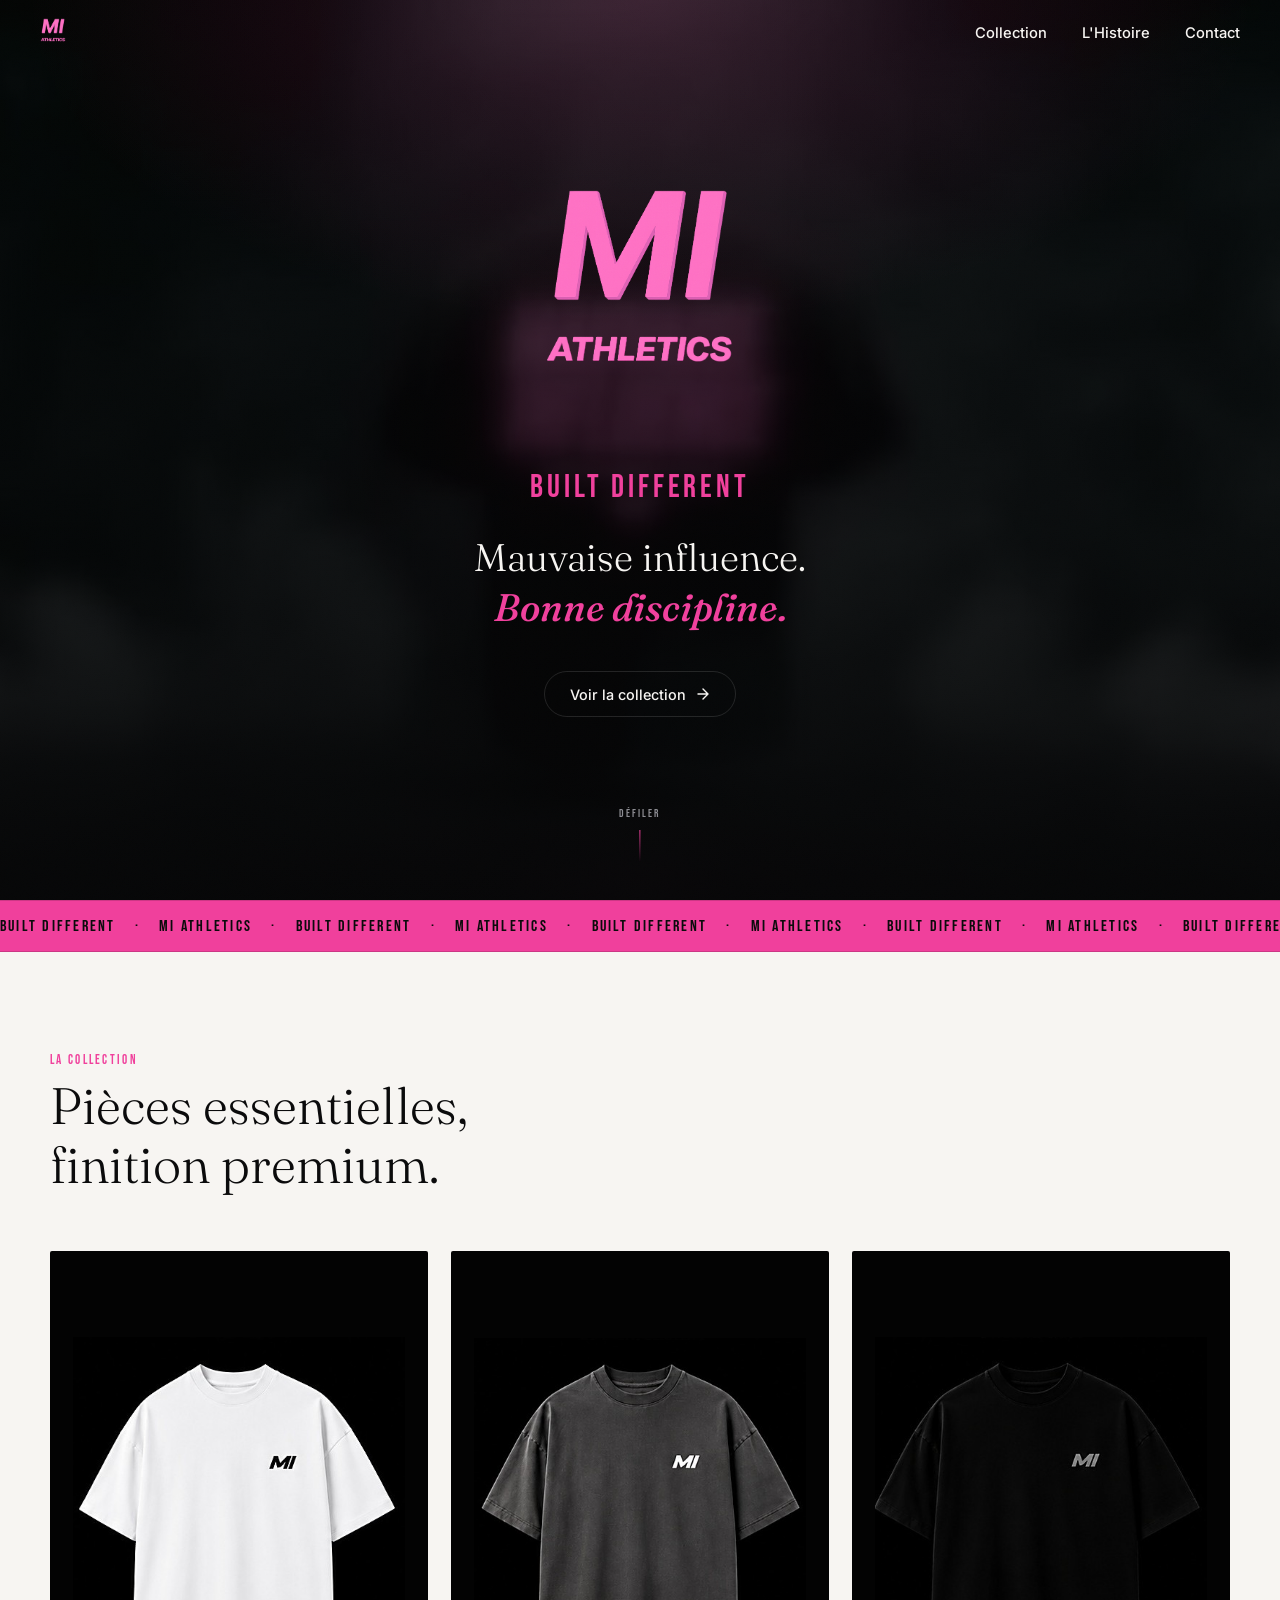
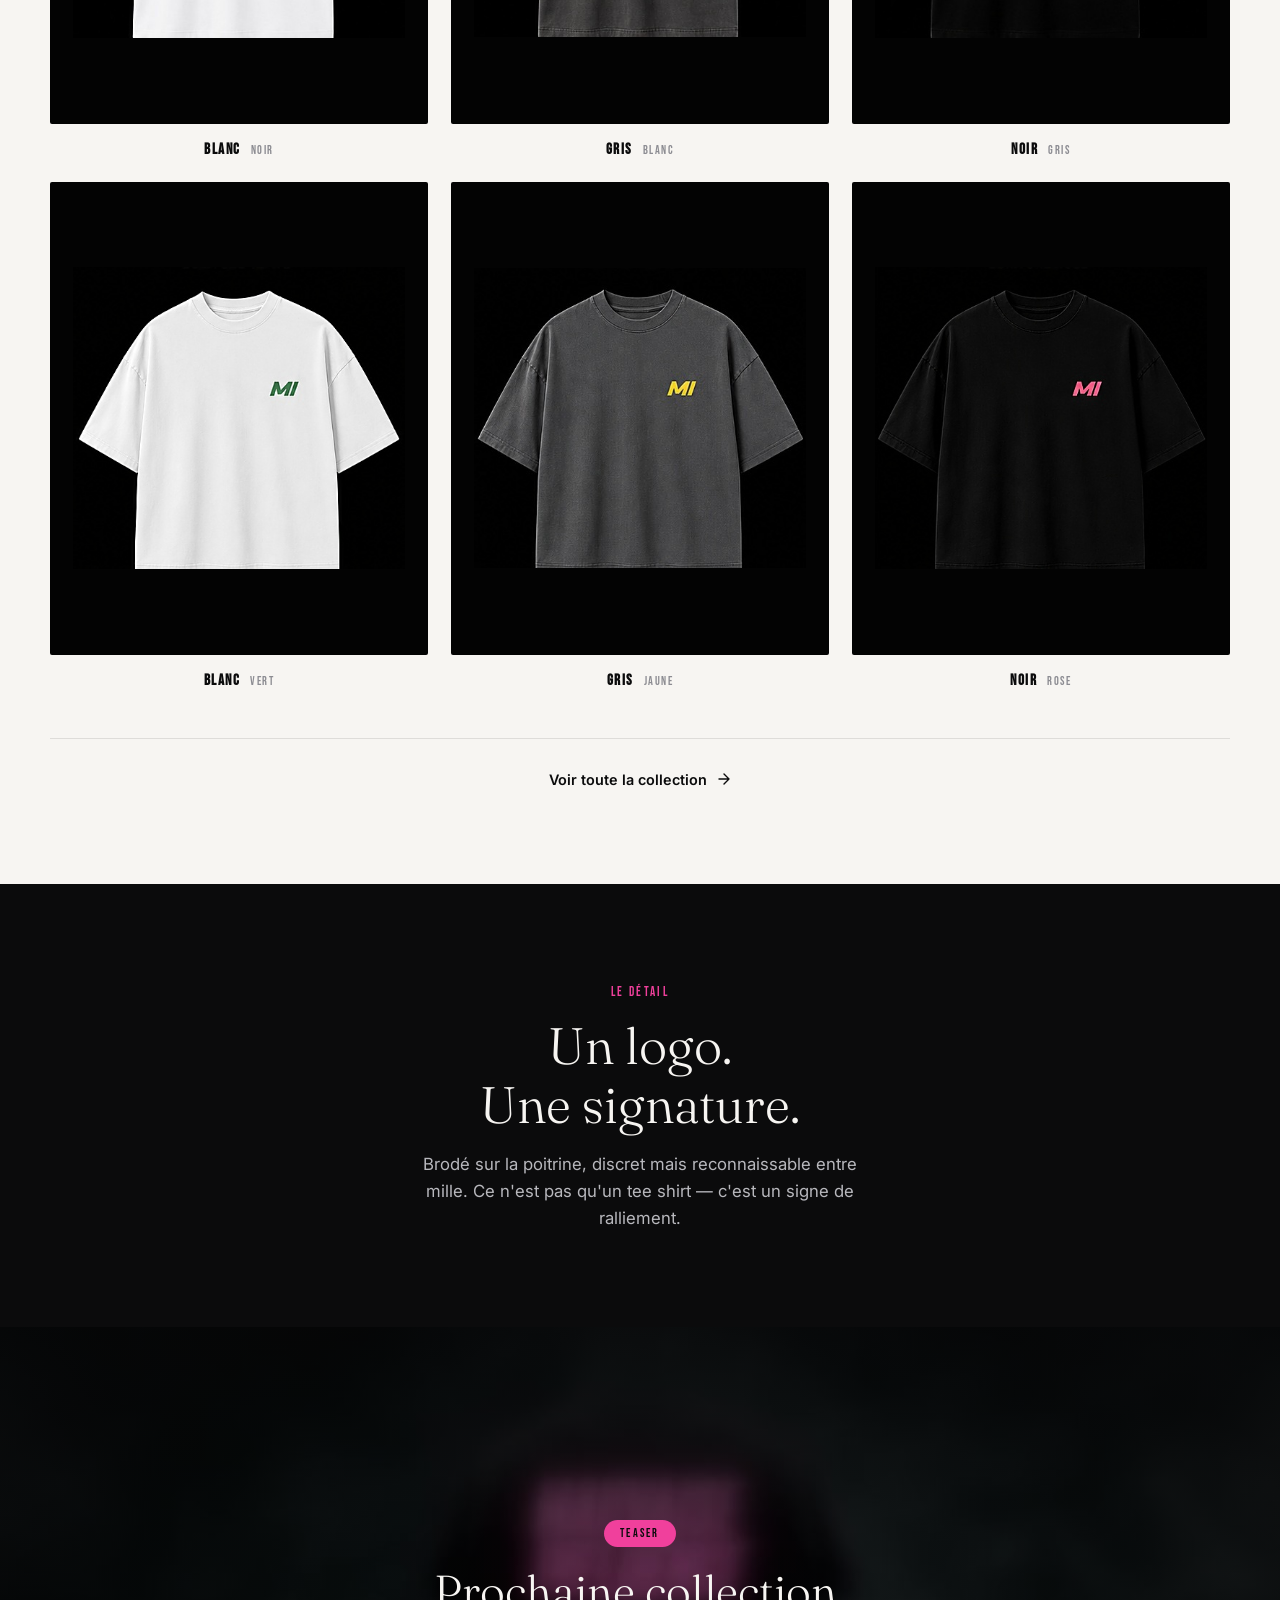
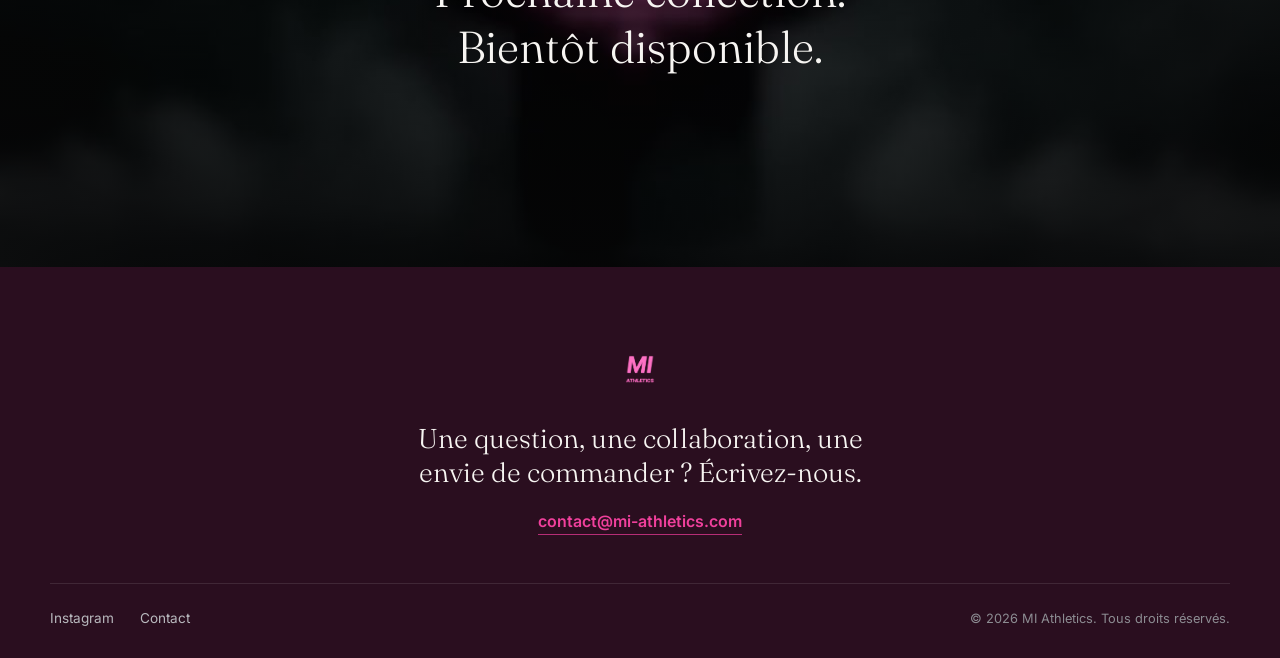
<file: index.html>
<!DOCTYPE html>
<html lang="fr">
<head>
<meta charset="UTF-8">
<meta name="viewport" content="width=device-width, initial-scale=1.0">
<title>MI Athletics — Built Different</title>
<meta name="description" content="MI Athletics — Built Different. La rigueur du sport, l'exigence du luxe. Découvrez la collection.">
<link rel="icon" type="image/png" href="favicon.png">
<link rel="apple-touch-icon" href="favicon.png">

<meta property="og:type" content="website">
<meta property="og:url" content="https://www.mi-athletics.com/">
<meta property="og:title" content="MI Athletics — Built Different">
<meta property="og:description" content="MI Athletics — Built Different. La rigueur du sport, l'exigence du luxe. Découvrez la collection.">
<meta property="og:image" content="https://www.mi-athletics.com/favicon.png">

<meta name="twitter:card" content="summary_large_image">
<meta name="twitter:title" content="MI Athletics — Built Different">
<meta name="twitter:description" content="MI Athletics — Built Different. La rigueur du sport, l'exigence du luxe. Découvrez la collection.">
<meta name="twitter:image" content="https://www.mi-athletics.com/favicon.png">

<link rel="preconnect" href="https://fonts.googleapis.com">
<link rel="preconnect" href="https://fonts.gstatic.com" crossorigin>
<link href="https://fonts.googleapis.com/css2?family=Fraunces:ital,opsz,wght@0,9..144,300;0,9..144,500;1,9..144,400;1,9..144,500&family=Bebas+Neue&family=Inter:wght@400;500;600&display=swap" rel="stylesheet">
<link rel="stylesheet" href="style.css">
</head>
<body>

<div class="grain"></div>

<header class="nav" id="nav">
  <a href="index.html" class="nav-mark">
    <img src="assets/logo.png" alt="MI Athletics" class="nav-logo">
  </a>
  <nav class="nav-links">
    <a href="collection.html">Collection</a>
    <a href="histoire.html">L'Histoire</a>
    <a href="contact.html">Contact</a>
  </nav>
</header>

<main id="top">

  <!-- HERO -->
  <section class="hero" id="heroSection">
    <video class="hero-video" autoplay muted loop playsinline webkit-playsinline x-webkit-airplay="allow" preload="auto" poster="assets/video/poster-main.jpg">
      <source src="assets/video/hero-main.mp4" type="video/mp4">
    </video>
    <div class="hero-video-overlay"></div>

    <div class="hero-inner">
      <img src="assets/logo.png" alt="MI Athletics" class="hero-logo">
      <p class="hero-slogan">Built Different</p>
      <p class="hero-tagline">Mauvaise influence.<br><em>Bonne discipline.</em></p>
      <a href="collection.html" class="hero-cta">
        <span>Voir la collection</span>
        <svg width="14" height="14" viewBox="0 0 14 14" fill="none"><path d="M2 7H12M12 7L7 2M12 7L7 12" stroke="currentColor" stroke-width="1.4" stroke-linecap="round" stroke-linejoin="round"/></svg>
      </a>
    </div>

    <div class="scroll-cue" aria-hidden="true">
      <span>DÉFILER</span>
      <div class="scroll-line"></div>
    </div>
  </section>

  <!-- MARQUEE -->
  <div class="marquee" aria-hidden="true">
    <div class="marquee-track">
      <span>BUILT DIFFERENT</span><span>·</span><span>MI ATHLETICS</span><span>·</span>
      <span>BUILT DIFFERENT</span><span>·</span><span>MI ATHLETICS</span><span>·</span>
      <span>BUILT DIFFERENT</span><span>·</span><span>MI ATHLETICS</span><span>·</span>
      <span>BUILT DIFFERENT</span><span>·</span><span>MI ATHLETICS</span><span>·</span>
      <span>BUILT DIFFERENT</span><span>·</span><span>MI ATHLETICS</span><span>·</span>
      <span>BUILT DIFFERENT</span><span>·</span><span>MI ATHLETICS</span><span>·</span>
      <span>BUILT DIFFERENT</span><span>·</span><span>MI ATHLETICS</span><span>·</span>
      <span>BUILT DIFFERENT</span><span>·</span><span>MI ATHLETICS</span><span>·</span>
      <span>BUILT DIFFERENT</span><span>·</span><span>MI ATHLETICS</span><span>·</span>
      <span>BUILT DIFFERENT</span><span>·</span><span>MI ATHLETICS</span><span>·</span>
      <span>BUILT DIFFERENT</span><span>·</span><span>MI ATHLETICS</span><span>·</span>
      <span>BUILT DIFFERENT</span><span>·</span><span>MI ATHLETICS</span><span>·</span>
      <span>BUILT DIFFERENT</span><span>·</span><span>MI ATHLETICS</span><span>·</span>
      <span>BUILT DIFFERENT</span><span>·</span><span>MI ATHLETICS</span><span>·</span>
      <span>BUILT DIFFERENT</span><span>·</span><span>MI ATHLETICS</span><span>·</span>
      <span>BUILT DIFFERENT</span><span>·</span><span>MI ATHLETICS</span><span>·</span>
    </div>
  </div>

  <!-- FEATURED -->
  <section class="featured">
    <div class="section-head reveal">
      <span class="eyebrow">La collection</span>
      <h2>Pièces essentielles,<br>finition premium.</h2>
    </div>

    <div class="featured-grid">
      <a href="collection.html" class="featured-card reveal">
        <div class="featured-photo">
          <img src="assets/products/blanc-noire-front.jpg" alt="Tee Shirt Mauvaise Influence Blanc, écriture noire, face" class="photo-front">
          <img src="assets/products/blanc-noire-back.jpg" alt="Tee Shirt Mauvaise Influence Blanc, écriture noire, dos" class="photo-back">
        </div>
        <h3>Blanc <span class="variant-tag">Noir</span></h3>
      </a>
      <a href="collection.html" class="featured-card reveal">
        <div class="featured-photo">
          <img src="assets/products/blanc-verte-front.jpg" alt="Tee Shirt Mauvaise Influence Blanc, écriture verte, face" class="photo-front">
          <img src="assets/products/blanc-verte-back.jpg" alt="Tee Shirt Mauvaise Influence Blanc, écriture verte, dos" class="photo-back">
        </div>
        <h3>Blanc <span class="variant-tag">Vert</span></h3>
      </a>
      <a href="collection.html" class="featured-card reveal">
        <div class="featured-photo">
          <img src="assets/products/gris-blanche-front.jpg" alt="Tee Shirt Mauvaise Influence Gris, écriture blanche, face" class="photo-front">
          <img src="assets/products/gris-blanche-back.jpg" alt="Tee Shirt Mauvaise Influence Gris, écriture blanche, dos" class="photo-back">
        </div>
        <h3>Gris <span class="variant-tag">Blanc</span></h3>
      </a>
      <a href="collection.html" class="featured-card reveal">
        <div class="featured-photo">
          <img src="assets/products/gris-jaune-front.jpg" alt="Tee Shirt Mauvaise Influence Gris, écriture jaune, face" class="photo-front">
          <img src="assets/products/gris-jaune-back.jpg" alt="Tee Shirt Mauvaise Influence Gris, écriture jaune, dos" class="photo-back">
        </div>
        <h3>Gris <span class="variant-tag">Jaune</span></h3>
      </a>
      <a href="collection.html" class="featured-card reveal">
        <div class="featured-photo">
          <img src="assets/products/noir-grise-front.jpg" alt="Tee Shirt Mauvaise Influence Noir, écriture grise, face" class="photo-front">
          <img src="assets/products/noir-grise-back.jpg" alt="Tee Shirt Mauvaise Influence Noir, écriture grise, dos" class="photo-back">
        </div>
        <h3>Noir <span class="variant-tag">Gris</span></h3>
      </a>
      <a href="collection.html" class="featured-card reveal">
        <div class="featured-photo">
          <img src="assets/products/noir-rose-front.jpg" alt="Tee Shirt Mauvaise Influence Noir, écriture rose, face" class="photo-front">
          <img src="assets/products/noir-rose-back.jpg" alt="Tee Shirt Mauvaise Influence Noir, écriture rose, dos" class="photo-back">
        </div>
        <h3>Noir <span class="variant-tag">Rose</span></h3>
      </a>
    </div>

    <a href="collection.html" class="featured-cta">
      <span>Voir toute la collection</span>
      <svg width="14" height="14" viewBox="0 0 14 14" fill="none"><path d="M2 7H12M12 7L7 2M12 7L7 12" stroke="currentColor" stroke-width="1.4" stroke-linecap="round" stroke-linejoin="round"/></svg>
    </a>
  </section>

  <!-- DETAIL TEXT SECTION -->
  <section class="detail-showcase" id="detailShowcase">
    <div class="detail-showcase-text reveal">
      <span class="eyebrow">Le détail</span>
      <h2>Un logo.<br>Une signature.</h2>
      <p>Brodé sur la poitrine, discret mais reconnaissable entre mille. Ce n'est pas qu'un tee shirt — c'est un signe de ralliement.</p>
    </div>
  </section>

  <!-- TEASER: NEXT COLLECTION -->
  <section class="teaser-showcase" id="teaserShowcase">
    <video class="teaser-video" autoplay muted loop playsinline webkit-playsinline x-webkit-airplay="allow" preload="auto" poster="assets/video/poster-teaser.jpg">
      <source src="assets/video/hero-teaser.mp4" type="video/mp4">
    </video>
    <div class="teaser-video-overlay"></div>
    <div class="teaser-showcase-text reveal">
      <span class="teaser-badge">Teaser</span>
      <h2>Prochaine collection.<br>Bientôt disponible.</h2>
    </div>
  </section>

  <!-- FOOTER -->
  <footer class="site-footer">
    <div class="footer-top">
      <img src="assets/logo.png" alt="MI Athletics" class="footer-logo">
      <p class="footer-cta-text">Une question, une collaboration, une envie de commander&nbsp;? Écrivez-nous.</p>
      <a href="mailto:contact@mi-athletics.com" class="footer-email">contact@mi-athletics.com</a>
    </div>
    <div class="footer-bottom">
      <div class="footer-links">
        <a href="https://www.instagram.com/mi__athletics/" target="_blank" rel="noopener">Instagram</a>
        <a href="contact.html">Contact</a>
      </div>
      <p class="footer-copy">© 2026 MI Athletics. Tous droits réservés.</p>
    </div>
  </footer>

</main>

<script src="script.js"></script>
</body>
</html>
</file>
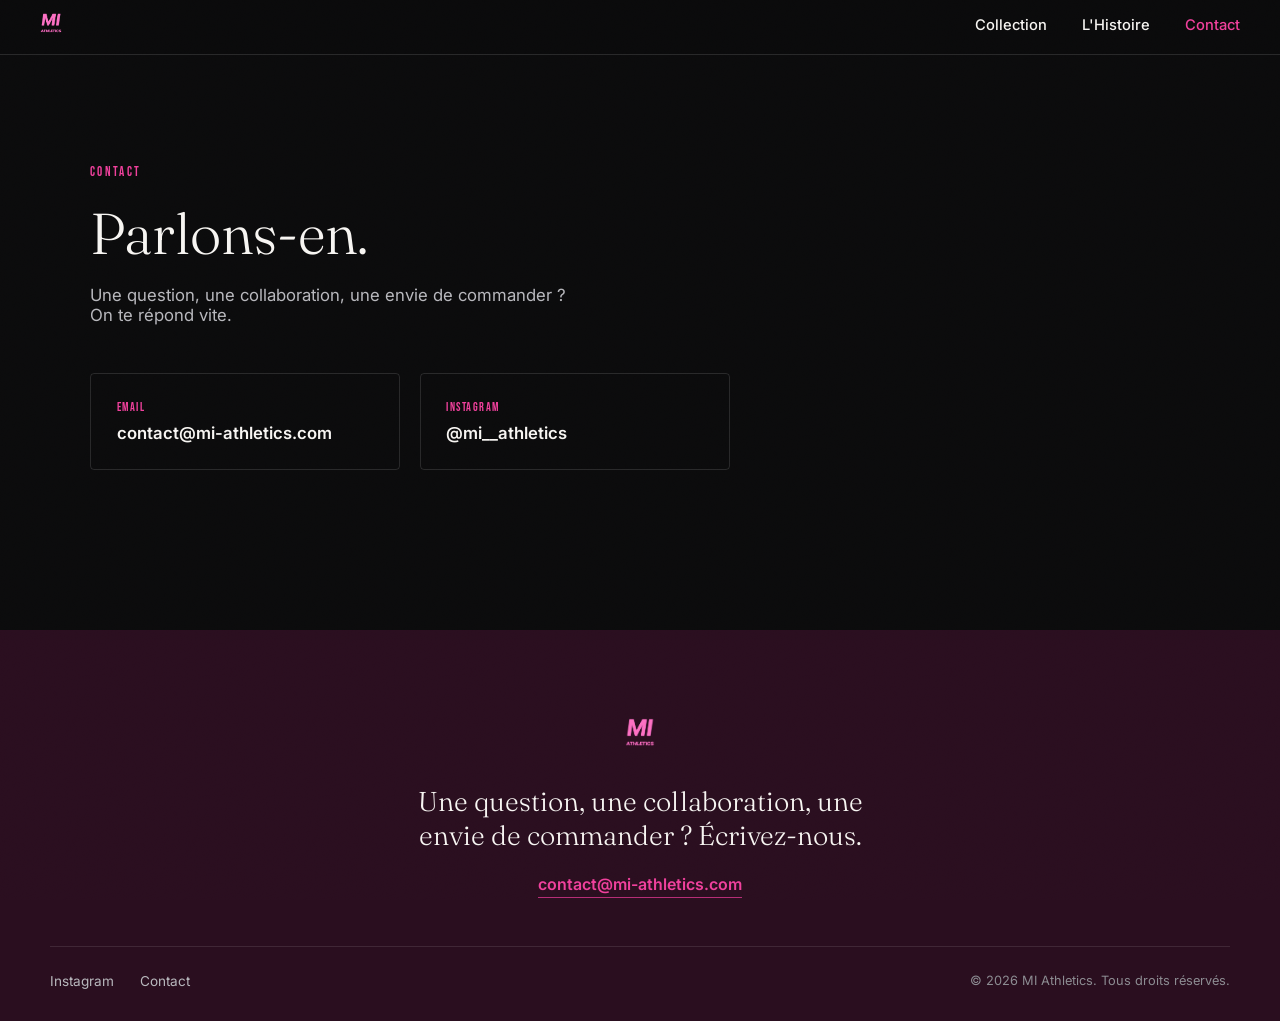
<file: contact.html>
<!DOCTYPE html>
<html lang="fr">
<head>
<meta charset="UTF-8">
<meta name="viewport" content="width=device-width, initial-scale=1.0">
<title>Contact — MI Athletics</title>
<meta name="description" content="Contacte MI Athletics par email ou Instagram.">
<link rel="icon" type="image/png" href="favicon.png">
<link rel="apple-touch-icon" href="favicon.png">

<meta property="og:type" content="website">
<meta property="og:url" content="https://www.mi-athletics.com/contact.html">
<meta property="og:title" content="Contact — MI Athletics">
<meta property="og:description" content="Contacte MI Athletics par email ou Instagram.">
<meta property="og:image" content="https://www.mi-athletics.com/favicon.png">

<meta name="twitter:card" content="summary_large_image">
<meta name="twitter:title" content="Contact — MI Athletics">
<meta name="twitter:description" content="Contacte MI Athletics par email ou Instagram.">
<meta name="twitter:image" content="https://www.mi-athletics.com/favicon.png">

<link rel="preconnect" href="https://fonts.googleapis.com">
<link rel="preconnect" href="https://fonts.gstatic.com" crossorigin>
<link href="https://fonts.googleapis.com/css2?family=Fraunces:ital,opsz,wght@0,9..144,300;0,9..144,500;1,9..144,400;1,9..144,500&family=Bebas+Neue&family=Inter:wght@400;500;600&display=swap" rel="stylesheet">
<link rel="stylesheet" href="style.css">
</head>
<body>

<div class="grain"></div>

<header class="nav solid" id="nav">
  <a href="index.html" class="nav-mark">
    <img src="assets/logo.png" alt="MI Athletics" class="nav-logo">
  </a>
  <nav class="nav-links">
    <a href="collection.html">Collection</a>
    <a href="histoire.html">L'Histoire</a>
    <a href="contact.html" aria-current="page">Contact</a>
  </nav>
</header>

<main>

  <section class="contact-page reveal">
    <span class="eyebrow">Contact</span>
    <h1>Parlons-en.</h1>
    <p class="contact-sub">Une question, une collaboration, une envie de commander&nbsp;? On te répond vite.</p>

    <div class="contact-options">
      <a href="mailto:contact@mi-athletics.com" class="contact-card reveal">
        <span class="contact-card-label">Email</span>
        <span class="contact-card-value">contact@mi-athletics.com</span>
      </a>
      <a href="https://www.instagram.com/mi__athletics/" target="_blank" rel="noopener" class="contact-card reveal">
        <span class="contact-card-label">Instagram</span>
        <span class="contact-card-value">@mi__athletics</span>
      </a>
    </div>
  </section>

  <!-- FOOTER -->
  <footer class="site-footer">
    <div class="footer-top">
      <img src="assets/logo.png" alt="MI Athletics" class="footer-logo">
      <p class="footer-cta-text">Une question, une collaboration, une envie de commander&nbsp;? Écrivez-nous.</p>
      <a href="mailto:contact@mi-athletics.com" class="footer-email">contact@mi-athletics.com</a>
    </div>
    <div class="footer-bottom">
      <div class="footer-links">
        <a href="https://www.instagram.com/mi__athletics/" target="_blank" rel="noopener">Instagram</a>
        <a href="contact.html">Contact</a>
      </div>
      <p class="footer-copy">© 2026 MI Athletics. Tous droits réservés.</p>
    </div>
  </footer>

</main>

<script src="script.js"></script>
</body>
</html>
</file>
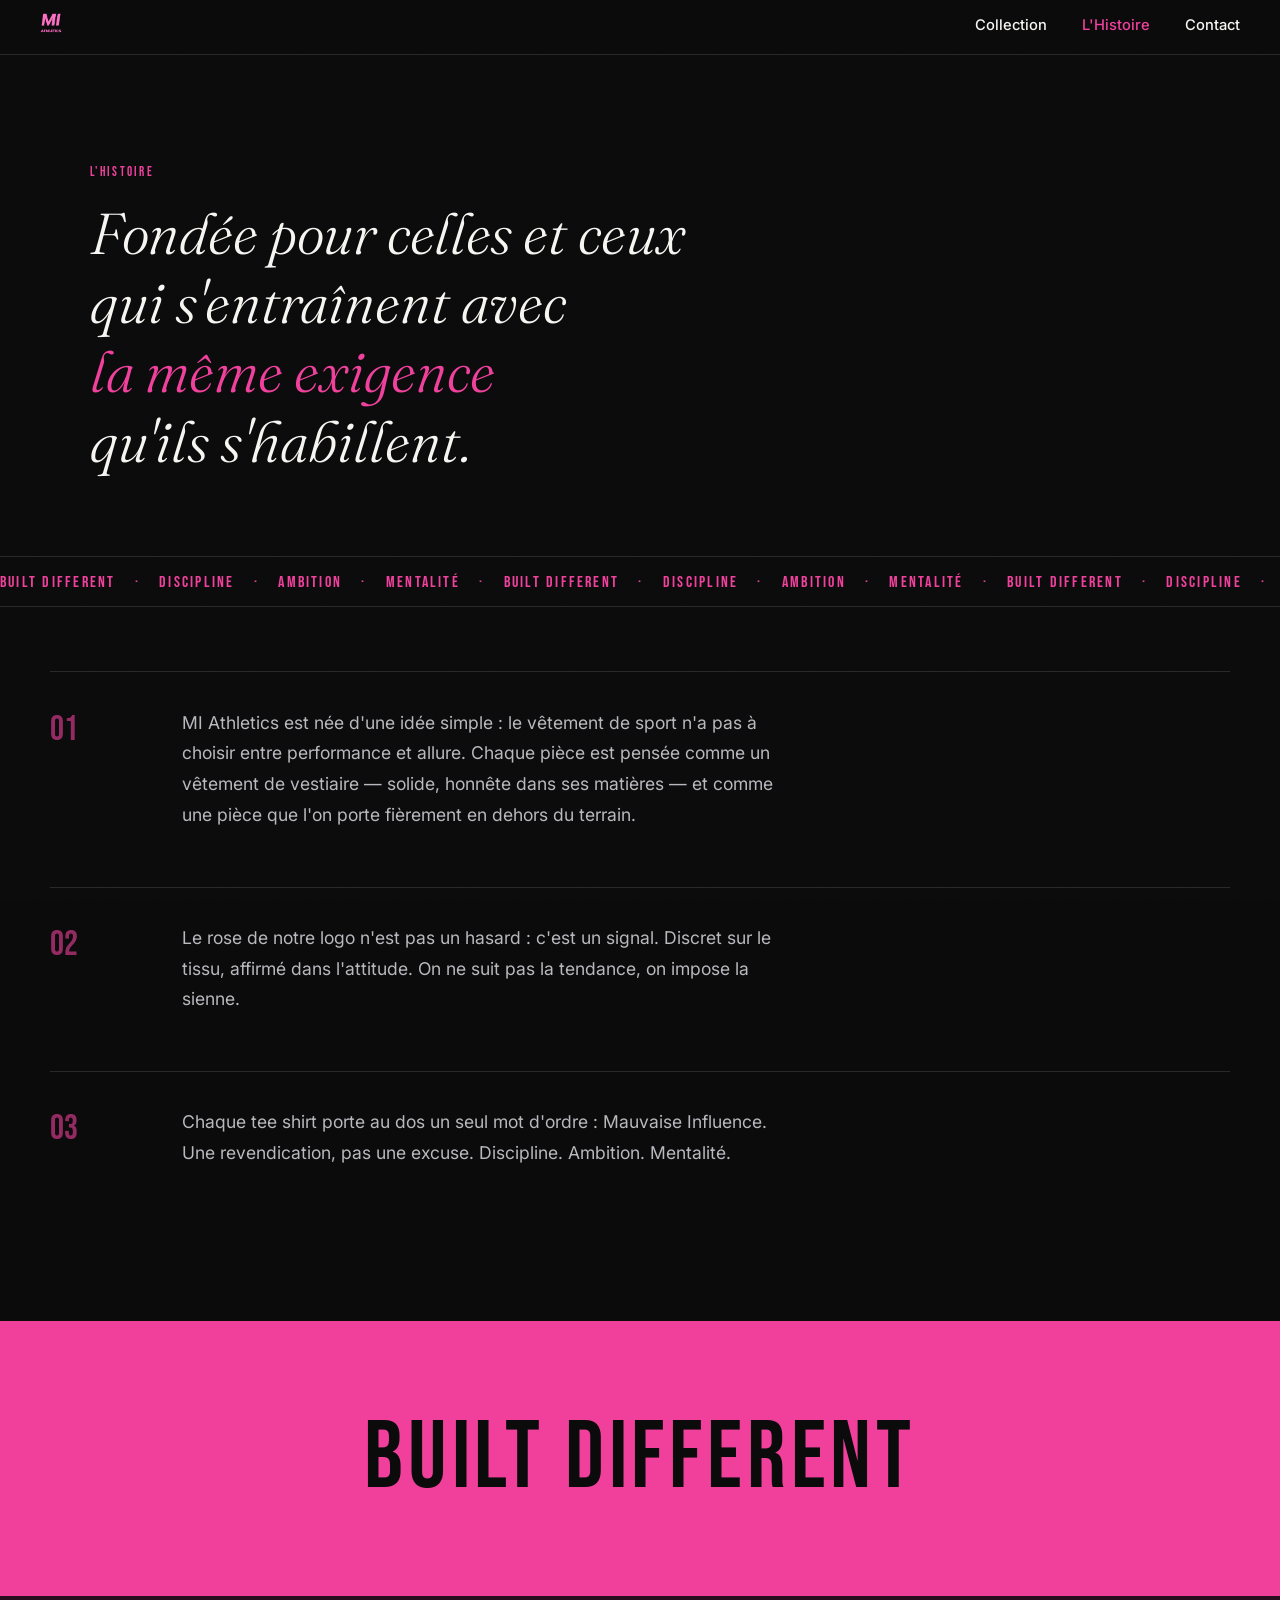
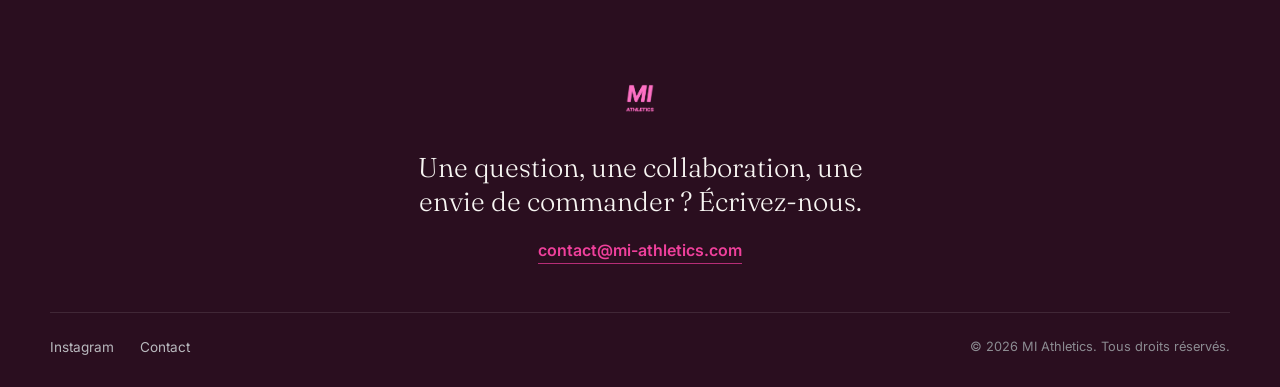
<file: histoire.html>
<!DOCTYPE html>
<html lang="fr">
<head>
<meta charset="UTF-8">
<meta name="viewport" content="width=device-width, initial-scale=1.0">
<title>L'Histoire — MI Athletics</title>
<meta name="description" content="L'histoire de MI Athletics — Built Different. Discipline, ambition, mentalité.">
<link rel="icon" type="image/png" href="favicon.png">
<link rel="apple-touch-icon" href="favicon.png">

<meta property="og:type" content="website">
<meta property="og:url" content="https://www.mi-athletics.com/histoire.html">
<meta property="og:title" content="L'Histoire — MI Athletics">
<meta property="og:description" content="L'histoire de MI Athletics — Built Different. Discipline, ambition, mentalité.">
<meta property="og:image" content="https://www.mi-athletics.com/favicon.png">

<meta name="twitter:card" content="summary_large_image">
<meta name="twitter:title" content="L'Histoire — MI Athletics">
<meta name="twitter:description" content="L'histoire de MI Athletics — Built Different. Discipline, ambition, mentalité.">
<meta name="twitter:image" content="https://www.mi-athletics.com/favicon.png">

<link rel="preconnect" href="https://fonts.googleapis.com">
<link rel="preconnect" href="https://fonts.gstatic.com" crossorigin>
<link href="https://fonts.googleapis.com/css2?family=Fraunces:ital,opsz,wght@0,9..144,300;0,9..144,500;1,9..144,400;1,9..144,500&family=Bebas+Neue&family=Inter:wght@400;500;600&display=swap" rel="stylesheet">
<link rel="stylesheet" href="style.css">
</head>
<body>

<div class="grain"></div>

<header class="nav solid" id="nav">
  <a href="index.html" class="nav-mark">
    <img src="assets/logo.png" alt="MI Athletics" class="nav-logo">
  </a>
  <nav class="nav-links">
    <a href="collection.html">Collection</a>
    <a href="histoire.html" aria-current="page">L'Histoire</a>
    <a href="contact.html">Contact</a>
  </nav>
</header>

<main>

  <section class="story-hero">
    <span class="eyebrow reveal">L'histoire</span>
    <h1 class="reveal">Fondée pour celles et ceux<br>qui s'entraînent avec<br><em>la même exigence</em><br>qu'ils s'habillent.</h1>
  </section>

  <div class="marquee marquee-invert" aria-hidden="true">
    <div class="marquee-track">
      <span>BUILT DIFFERENT</span><span>·</span><span>DISCIPLINE</span><span>·</span><span>AMBITION</span><span>·</span><span>MENTALITÉ</span><span>·</span>
      <span>BUILT DIFFERENT</span><span>·</span><span>DISCIPLINE</span><span>·</span><span>AMBITION</span><span>·</span><span>MENTALITÉ</span><span>·</span>
      <span>BUILT DIFFERENT</span><span>·</span><span>DISCIPLINE</span><span>·</span><span>AMBITION</span><span>·</span><span>MENTALITÉ</span><span>·</span>
      <span>BUILT DIFFERENT</span><span>·</span><span>DISCIPLINE</span><span>·</span><span>AMBITION</span><span>·</span><span>MENTALITÉ</span><span>·</span>
      <span>BUILT DIFFERENT</span><span>·</span><span>DISCIPLINE</span><span>·</span><span>AMBITION</span><span>·</span><span>MENTALITÉ</span><span>·</span>
      <span>BUILT DIFFERENT</span><span>·</span><span>DISCIPLINE</span><span>·</span><span>AMBITION</span><span>·</span><span>MENTALITÉ</span><span>·</span>
      <span>BUILT DIFFERENT</span><span>·</span><span>DISCIPLINE</span><span>·</span><span>AMBITION</span><span>·</span><span>MENTALITÉ</span><span>·</span>
      <span>BUILT DIFFERENT</span><span>·</span><span>DISCIPLINE</span><span>·</span><span>AMBITION</span><span>·</span><span>MENTALITÉ</span><span>·</span>
    </div>
  </div>

  <section class="story-body">
    <div class="story-row reveal">
      <span class="story-num">01</span>
      <p>MI Athletics est née d'une idée simple&nbsp;: le vêtement de sport n'a pas à choisir entre performance et allure. Chaque pièce est pensée comme un vêtement de vestiaire — solide, honnête dans ses matières — et comme une pièce que l'on porte fièrement en dehors du terrain.</p>
    </div>
    <div class="story-row reveal">
      <span class="story-num">02</span>
      <p>Le rose de notre logo n'est pas un hasard&nbsp;: c'est un signal. Discret sur le tissu, affirmé dans l'attitude. On ne suit pas la tendance, on impose la sienne.</p>
    </div>
    <div class="story-row reveal">
      <span class="story-num">03</span>
      <p>Chaque tee shirt porte au dos un seul mot d'ordre&nbsp;: Mauvaise Influence. Une revendication, pas une excuse. Discipline. Ambition. Mentalité.</p>
    </div>
  </section>

  <section class="built-different reveal">
    <p class="built-different-text">Built Different</p>
  </section>

  <!-- FOOTER -->
  <footer class="site-footer">
    <div class="footer-top">
      <img src="assets/logo.png" alt="MI Athletics" class="footer-logo">
      <p class="footer-cta-text">Une question, une collaboration, une envie de commander&nbsp;? Écrivez-nous.</p>
      <a href="mailto:contact@mi-athletics.com" class="footer-email">contact@mi-athletics.com</a>
    </div>
    <div class="footer-bottom">
      <div class="footer-links">
        <a href="https://www.instagram.com/mi__athletics/" target="_blank" rel="noopener">Instagram</a>
        <a href="contact.html">Contact</a>
      </div>
      <p class="footer-copy">© 2026 MI Athletics. Tous droits réservés.</p>
    </div>
  </footer>

</main>

<script src="script.js"></script>
</body>
</html>
</file>
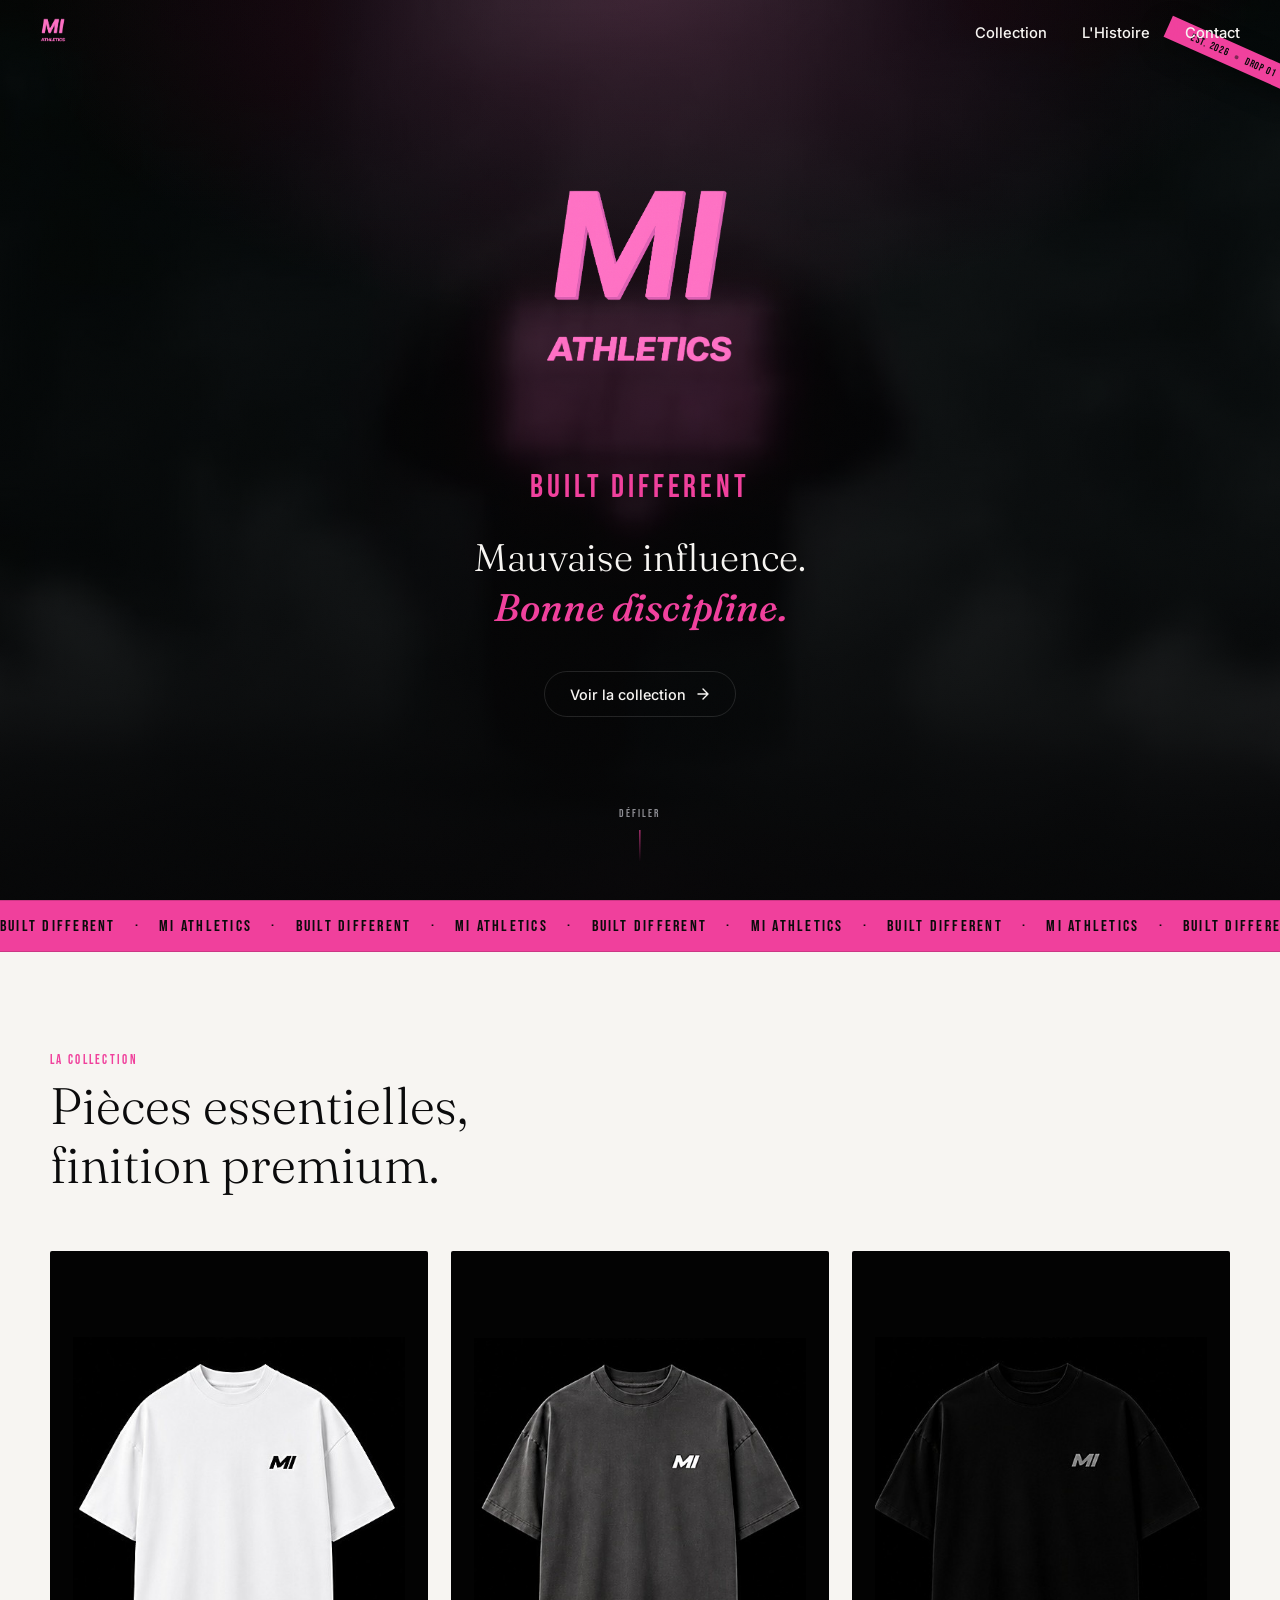
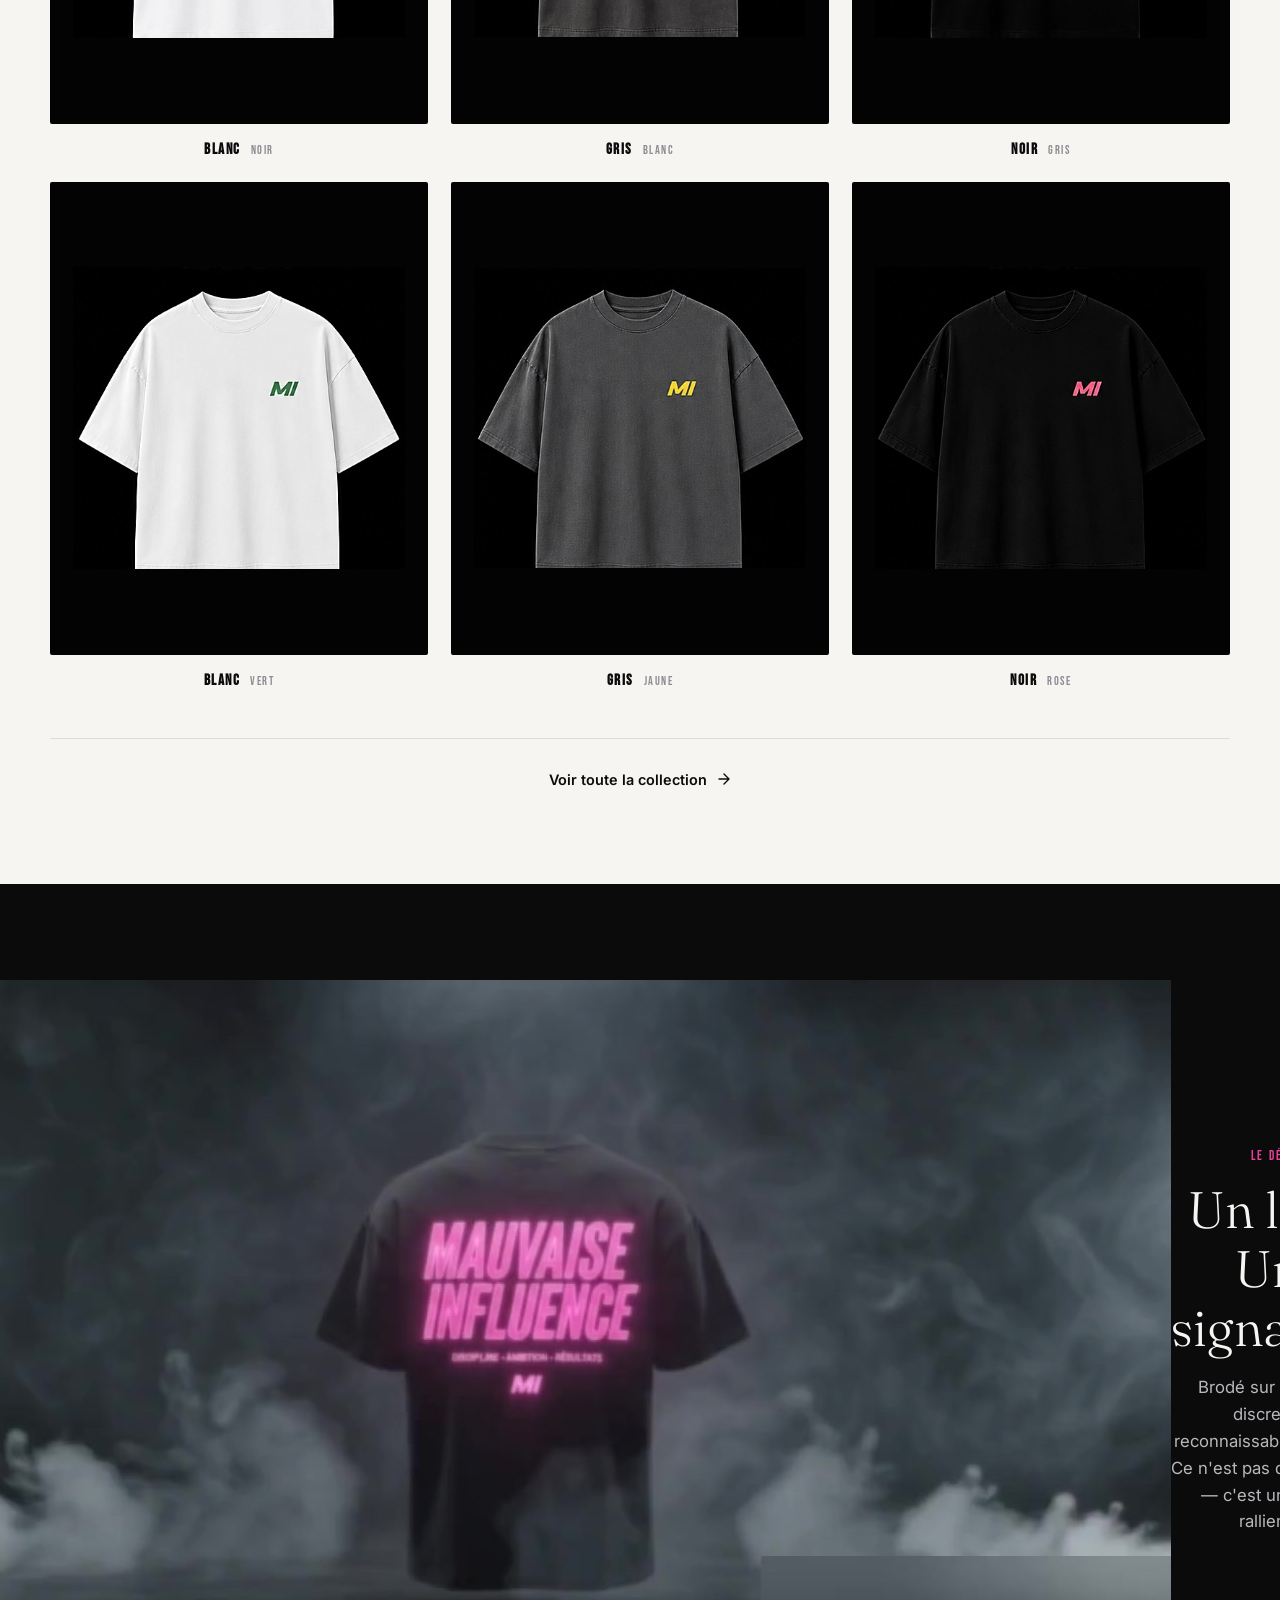
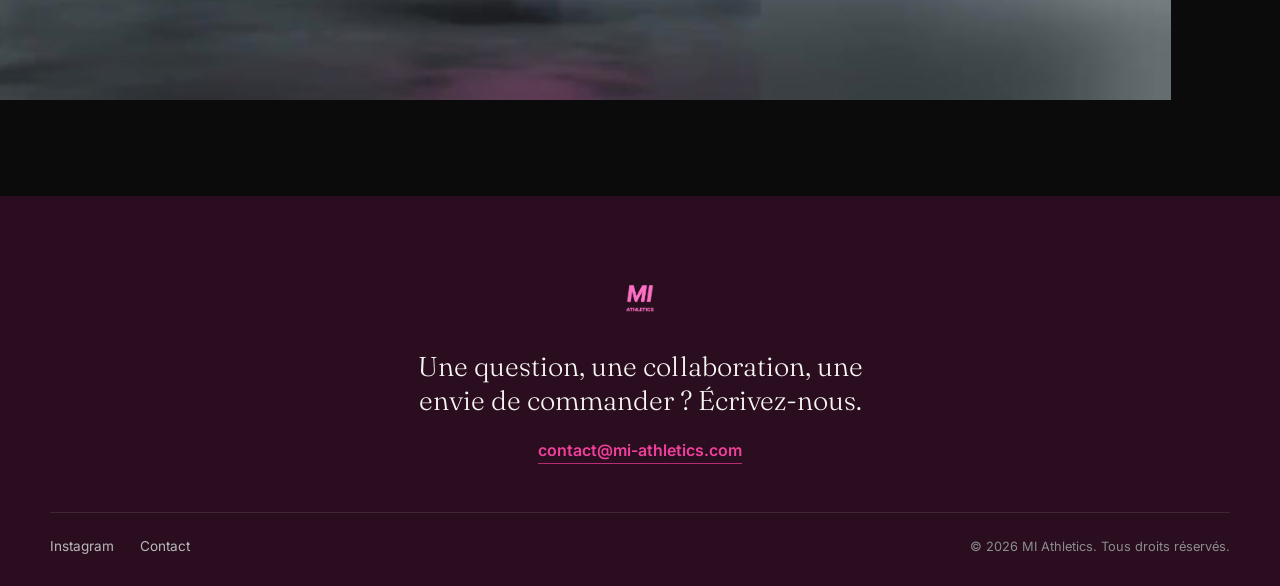
<file: index (1).html>
<!DOCTYPE html>
<html lang="fr">
<head>
<meta charset="UTF-8">
<meta name="viewport" content="width=device-width, initial-scale=1.0">
<title>MI Athletics — Built Different</title>
<meta name="description" content="MI Athletics — Built Different. La rigueur du sport, l'exigence du luxe. Découvrez la collection.">
<link rel="icon" type="image/png" href="favicon.png">
<link rel="apple-touch-icon" href="favicon.png">

<meta property="og:type" content="website">
<meta property="og:url" content="https://www.mi-athletics.com/">
<meta property="og:title" content="MI Athletics — Built Different">
<meta property="og:description" content="MI Athletics — Built Different. La rigueur du sport, l'exigence du luxe. Découvrez la collection.">
<meta property="og:image" content="https://www.mi-athletics.com/favicon.png">

<meta name="twitter:card" content="summary_large_image">
<meta name="twitter:title" content="MI Athletics — Built Different">
<meta name="twitter:description" content="MI Athletics — Built Different. La rigueur du sport, l'exigence du luxe. Découvrez la collection.">
<meta name="twitter:image" content="https://www.mi-athletics.com/favicon.png">

<link rel="preconnect" href="https://fonts.googleapis.com">
<link rel="preconnect" href="https://fonts.gstatic.com" crossorigin>
<link href="https://fonts.googleapis.com/css2?family=Fraunces:ital,opsz,wght@0,9..144,300;0,9..144,500;1,9..144,400;1,9..144,500&family=Bebas+Neue&family=Inter:wght@400;500;600&display=swap" rel="stylesheet">
<link rel="stylesheet" href="style.css">
</head>
<body>

<div class="grain"></div>

<header class="nav" id="nav">
  <a href="index.html" class="nav-mark">
    <img src="assets/logo.png" alt="MI Athletics" class="nav-logo">
  </a>
  <nav class="nav-links">
    <a href="collection.html">Collection</a>
    <a href="histoire.html">L'Histoire</a>
    <a href="contact.html">Contact</a>
  </nav>
</header>

<main id="top">

  <!-- HERO -->
  <section class="hero" id="heroSection">
    <video class="hero-video" autoplay muted loop playsinline poster="assets/video/poster-main.jpg">
      <source src="assets/video/hero-main.mp4" type="video/mp4">
    </video>
    <div class="hero-video-overlay"></div>

    <div class="tag-ribbon" aria-hidden="true">
      <span>EST. 2026</span>
      <span class="tag-dot"></span>
      <span>DROP 01</span>
    </div>

    <div class="hero-inner">
      <img src="assets/logo.png" alt="MI Athletics" class="hero-logo">
      <p class="hero-slogan">Built Different</p>
      <p class="hero-tagline">Mauvaise influence.<br><em>Bonne discipline.</em></p>
      <a href="collection.html" class="hero-cta">
        <span>Voir la collection</span>
        <svg width="14" height="14" viewBox="0 0 14 14" fill="none"><path d="M2 7H12M12 7L7 2M12 7L7 12" stroke="currentColor" stroke-width="1.4" stroke-linecap="round" stroke-linejoin="round"/></svg>
      </a>
    </div>

    <div class="scroll-cue" aria-hidden="true">
      <span>DÉFILER</span>
      <div class="scroll-line"></div>
    </div>
  </section>

  <!-- MARQUEE -->
  <div class="marquee" aria-hidden="true">
    <div class="marquee-track">
      <span>BUILT DIFFERENT</span><span>·</span><span>MI ATHLETICS</span><span>·</span>
      <span>BUILT DIFFERENT</span><span>·</span><span>MI ATHLETICS</span><span>·</span>
      <span>BUILT DIFFERENT</span><span>·</span><span>MI ATHLETICS</span><span>·</span>
      <span>BUILT DIFFERENT</span><span>·</span><span>MI ATHLETICS</span><span>·</span>
      <span>BUILT DIFFERENT</span><span>·</span><span>MI ATHLETICS</span><span>·</span>
      <span>BUILT DIFFERENT</span><span>·</span><span>MI ATHLETICS</span><span>·</span>
      <span>BUILT DIFFERENT</span><span>·</span><span>MI ATHLETICS</span><span>·</span>
      <span>BUILT DIFFERENT</span><span>·</span><span>MI ATHLETICS</span><span>·</span>
      <span>BUILT DIFFERENT</span><span>·</span><span>MI ATHLETICS</span><span>·</span>
      <span>BUILT DIFFERENT</span><span>·</span><span>MI ATHLETICS</span><span>·</span>
      <span>BUILT DIFFERENT</span><span>·</span><span>MI ATHLETICS</span><span>·</span>
      <span>BUILT DIFFERENT</span><span>·</span><span>MI ATHLETICS</span><span>·</span>
      <span>BUILT DIFFERENT</span><span>·</span><span>MI ATHLETICS</span><span>·</span>
      <span>BUILT DIFFERENT</span><span>·</span><span>MI ATHLETICS</span><span>·</span>
      <span>BUILT DIFFERENT</span><span>·</span><span>MI ATHLETICS</span><span>·</span>
      <span>BUILT DIFFERENT</span><span>·</span><span>MI ATHLETICS</span><span>·</span>
    </div>
  </div>

  <!-- FEATURED -->
  <section class="featured">
    <div class="section-head reveal">
      <span class="eyebrow">La collection</span>
      <h2>Pièces essentielles,<br>finition premium.</h2>
    </div>

    <div class="featured-grid">
      <a href="collection.html" class="featured-card reveal">
        <div class="featured-photo">
          <img src="assets/products/blanc-noire-front.jpg" alt="Tee Shirt Mauvaise Influence Blanc, écriture noire, face" class="photo-front">
          <img src="assets/products/blanc-noire-back.jpg" alt="Tee Shirt Mauvaise Influence Blanc, écriture noire, dos" class="photo-back">
        </div>
        <h3>Blanc <span class="variant-tag">Noir</span></h3>
      </a>
      <a href="collection.html" class="featured-card reveal">
        <div class="featured-photo">
          <img src="assets/products/blanc-verte-front.jpg" alt="Tee Shirt Mauvaise Influence Blanc, écriture verte, face" class="photo-front">
          <img src="assets/products/blanc-verte-back.jpg" alt="Tee Shirt Mauvaise Influence Blanc, écriture verte, dos" class="photo-back">
        </div>
        <h3>Blanc <span class="variant-tag">Vert</span></h3>
      </a>
      <a href="collection.html" class="featured-card reveal">
        <div class="featured-photo">
          <img src="assets/products/gris-blanche-front.jpg" alt="Tee Shirt Mauvaise Influence Gris, écriture blanche, face" class="photo-front">
          <img src="assets/products/gris-blanche-back.jpg" alt="Tee Shirt Mauvaise Influence Gris, écriture blanche, dos" class="photo-back">
        </div>
        <h3>Gris <span class="variant-tag">Blanc</span></h3>
      </a>
      <a href="collection.html" class="featured-card reveal">
        <div class="featured-photo">
          <img src="assets/products/gris-jaune-front.jpg" alt="Tee Shirt Mauvaise Influence Gris, écriture jaune, face" class="photo-front">
          <img src="assets/products/gris-jaune-back.jpg" alt="Tee Shirt Mauvaise Influence Gris, écriture jaune, dos" class="photo-back">
        </div>
        <h3>Gris <span class="variant-tag">Jaune</span></h3>
      </a>
      <a href="collection.html" class="featured-card reveal">
        <div class="featured-photo">
          <img src="assets/products/noir-grise-front.jpg" alt="Tee Shirt Mauvaise Influence Noir, écriture grise, face" class="photo-front">
          <img src="assets/products/noir-grise-back.jpg" alt="Tee Shirt Mauvaise Influence Noir, écriture grise, dos" class="photo-back">
        </div>
        <h3>Noir <span class="variant-tag">Gris</span></h3>
      </a>
      <a href="collection.html" class="featured-card reveal">
        <div class="featured-photo">
          <img src="assets/products/noir-rose-front.jpg" alt="Tee Shirt Mauvaise Influence Noir, écriture rose, face" class="photo-front">
          <img src="assets/products/noir-rose-back.jpg" alt="Tee Shirt Mauvaise Influence Noir, écriture rose, dos" class="photo-back">
        </div>
        <h3>Noir <span class="variant-tag">Rose</span></h3>
      </a>
    </div>

    <a href="collection.html" class="featured-cta">
      <span>Voir toute la collection</span>
      <svg width="14" height="14" viewBox="0 0 14 14" fill="none"><path d="M2 7H12M12 7L7 2M12 7L7 12" stroke="currentColor" stroke-width="1.4" stroke-linecap="round" stroke-linejoin="round"/></svg>
    </a>
  </section>

  <!-- DETAIL SHOWCASE VIDEO -->
  <section class="detail-showcase" id="detailShowcase">
    <video class="detail-video" autoplay muted loop playsinline poster="assets/video/poster-detail.jpg">
      <source src="assets/video/hero-detail.mp4" type="video/mp4">
    </video>
    <div class="detail-video-overlay"></div>
    <div class="detail-showcase-text reveal">
      <span class="eyebrow">Le détail</span>
      <h2>Un logo.<br>Une signature.</h2>
      <p>Brodé sur la poitrine, discret mais reconnaissable entre mille. Ce n'est pas qu'un tee shirt — c'est un signe de ralliement.</p>
    </div>
  </section>

  <!-- FOOTER -->
  <footer class="site-footer">
    <div class="footer-top">
      <img src="assets/logo.png" alt="MI Athletics" class="footer-logo">
      <p class="footer-cta-text">Une question, une collaboration, une envie de commander&nbsp;? Écrivez-nous.</p>
      <a href="mailto:contact@mi-athletics.com" class="footer-email">contact@mi-athletics.com</a>
    </div>
    <div class="footer-bottom">
      <div class="footer-links">
        <a href="https://www.instagram.com/mi__athletics/" target="_blank" rel="noopener">Instagram</a>
        <a href="contact.html">Contact</a>
      </div>
      <p class="footer-copy">© 2026 MI Athletics. Tous droits réservés.</p>
    </div>
  </footer>

</main>

<script src="script.js"></script>
</body>
</html>
</file>
<file: style.css>
/* ============================================
   MI ATHLETICS — Design tokens
   ============================================ */
:root {
  --ink: #0b0b0c;
  --ink-soft: #161617;
  --paper: #f7f5f2;
  --paper-dim: #ece9e3;
  --flash: #f0409c;
  --flash-deep: #b62d76;
  --plum: #2a0e1f;
  --steel: #8c8c92;
  --steel-light: #b8b8bd;
  --line-dark: rgba(255,255,255,0.12);
  --line-light: rgba(0,0,0,0.1);

  --font-display: "Fraunces", serif;
  --font-shout: "Bebas Neue", sans-serif;
  --font-body: "Inter", sans-serif;

  --container: 1180px;
}

* { box-sizing: border-box; }

html { scroll-behavior: smooth; }

@media (prefers-reduced-motion: reduce) {
  html { scroll-behavior: auto; }
  * { animation-duration: 0.001ms !important; animation-iteration-count: 1 !important; transition-duration: 0.001ms !important; }
}

body {
  margin: 0;
  background: var(--ink);
  color: var(--paper);
  font-family: var(--font-body);
  -webkit-font-smoothing: antialiased;
  overflow-x: hidden;
}

a { color: inherit; text-decoration: none; }
img { display: block; max-width: 100%; }

.eyebrow {
  font-family: var(--font-shout);
  letter-spacing: 0.18em;
  font-size: 0.8rem;
  color: var(--flash);
  display: inline-block;
  margin-bottom: 0.6rem;
}

/* subtle film-grain overlay for texture */
.grain {
  position: fixed;
  inset: 0;
  pointer-events: none;
  z-index: 500;
  opacity: 0.035;
  mix-blend-mode: overlay;
  background-image: url("data:image/svg+xml,%3Csvg xmlns='http://www.w3.org/2000/svg' width='120' height='120'%3E%3Cfilter id='n'%3E%3CfeTurbulence type='fractalNoise' baseFrequency='0.9' numOctaves='2' stitchTiles='stitch'/%3E%3C/filter%3E%3Crect width='100%25' height='100%25' filter='url(%23n)'/%3E%3C/svg%3E");
}

/* ============================================
   NAV
   ============================================ */
.nav {
  position: fixed;
  top: 0; left: 0; right: 0;
  z-index: 100;
  display: flex;
  align-items: center;
  justify-content: space-between;
  padding: 1.1rem 2.5rem;
  transition: background 0.4s ease, border-color 0.4s ease, padding 0.4s ease;
  border-bottom: 1px solid transparent;
}
.nav.solid {
  background: rgba(11,11,12,0.86);
  backdrop-filter: blur(10px);
  border-bottom: 1px solid var(--line-dark);
  padding: 0.8rem 2.5rem;
}
.nav-logo { height: 34px; width: auto; transition: height 0.4s ease; }
.nav.solid .nav-logo { height: 28px; }
.nav-links { display: flex; gap: 2.2rem; }
.nav-links a {
  font-size: 0.92rem;
  font-weight: 500;
  color: var(--paper);
  position: relative;
  padding-bottom: 4px;
}
.nav-links a::after {
  content: "";
  position: absolute;
  left: 0; bottom: 0;
  width: 0; height: 1px;
  background: var(--flash);
  transition: width 0.3s ease;
}
.nav-links a:hover::after { width: 100%; }

/* ============================================
   HERO
   ============================================ */
.hero {
  position: relative;
  min-height: 100svh;
  display: flex;
  align-items: center;
  justify-content: center;
  background:
    radial-gradient(ellipse 80% 60% at 50% 0%, rgba(240,64,156,0.14), transparent 60%),
    var(--ink);
  padding: 2rem;
  overflow: hidden;
}

.tag-ribbon {
  position: absolute;
  top: clamp(28px, 4vw, 44px);
  right: clamp(-36px, -2vw, -22px);
  transform: rotate(24deg);
  background: var(--flash);
  color: var(--ink);
  font-family: var(--font-shout);
  font-size: clamp(0.54rem, 0.9vw, 0.66rem);
  letter-spacing: 0.1em;
  padding: 0.32rem clamp(0.9rem, 2vw, 2rem);
  display: flex;
  align-items: center;
  gap: 0.45rem;
  box-shadow: 0 8px 24px rgba(0,0,0,0.35);
  white-space: nowrap;
  max-width: 50vw;
}
.tag-dot {
  width: 4px; height: 4px;
  border-radius: 50%;
  background: var(--ink);
  opacity: 0.5;
}

.hero-inner {
  text-align: center;
  max-width: 640px;
  animation: rise 1s cubic-bezier(0.16,1,0.3,1) both;
}
@keyframes rise {
  from { opacity: 0; transform: translateY(18px); }
  to { opacity: 1; transform: translateY(0); }
}

.hero-logo {
  width: 200px;
  margin: 0 auto 2.2rem;
}

.hero-tagline {
  font-family: var(--font-display);
  font-weight: 300;
  font-size: clamp(1.6rem, 4vw, 2.4rem);
  line-height: 1.3;
  color: var(--paper);
  margin: 0 0 2.4rem;
}
.hero-tagline em {
  font-style: italic;
  font-weight: 500;
  color: var(--flash);
}

.hero-cta {
  display: inline-flex;
  align-items: center;
  gap: 0.6rem;
  border: 1px solid var(--line-dark);
  padding: 0.85rem 1.6rem;
  border-radius: 999px;
  font-size: 0.9rem;
  font-weight: 500;
  transition: background 0.3s ease, border-color 0.3s ease, gap 0.3s ease;
}
.hero-cta:hover {
  background: var(--flash);
  border-color: var(--flash);
  color: var(--ink);
  gap: 0.9rem;
}

.scroll-cue {
  position: absolute;
  bottom: 2.4rem;
  left: 50%;
  transform: translateX(-50%);
  display: flex;
  flex-direction: column;
  align-items: center;
  gap: 0.6rem;
}
.scroll-cue span {
  font-family: var(--font-shout);
  font-size: 0.68rem;
  letter-spacing: 0.2em;
  color: var(--steel);
}
.scroll-line {
  width: 1px;
  height: 32px;
  background: linear-gradient(var(--flash), transparent);
  animation: scrollpulse 2s ease-in-out infinite;
}
@keyframes scrollpulse {
  0%, 100% { opacity: 0.3; }
  50% { opacity: 1; }
}

/* ============================================
   COLLECTION
   ============================================ */
.collection {
  background: var(--paper);
  color: var(--ink);
  padding: 7rem 2.5rem 6rem;
}
.section-head {
  max-width: var(--container);
  margin: 0 auto 3.5rem;
}
.section-head h2 {
  font-family: var(--font-display);
  font-weight: 300;
  font-size: clamp(2rem, 4.5vw, 3.2rem);
  line-height: 1.15;
  margin: 0;
  color: var(--ink);
}

.garment-grid {
  max-width: var(--container);
  margin: 0 auto;
  display: grid;
  grid-template-columns: repeat(6, 1fr);
  gap: 1.4rem;
}
.garment-card.size-lg { grid-column: span 3; }
.garment-card.size-sm { grid-column: span 3; }
@media (min-width: 720px) {
  .garment-card.size-lg { grid-column: span 4; }
  .garment-card.size-sm { grid-column: span 2; }
}

.garment-card {
  display: flex;
  flex-direction: column;
  gap: 0;
}
.garment-photo {
  position: relative;
  aspect-ratio: 4/5;
  border: 1px solid var(--line-light);
  border-radius: 2px;
  overflow: hidden;
  background: #030303;
  transition: transform 0.4s cubic-bezier(0.16,1,0.3,1), border-color 0.3s ease;
}
.garment-card:hover .garment-photo {
  transform: translateY(-6px);
  border-color: var(--flash);
}
.garment-photo img {
  position: absolute;
  inset: 0;
  width: 100%;
  height: 100%;
  padding: 1.4rem;
  object-fit: contain;
  object-position: center;
  transition: opacity 0.45s ease;
}
.photo-front { opacity: 1; }
.photo-back { opacity: 0; }
.garment-card:hover .photo-front { opacity: 0; }
.garment-card:hover .photo-back { opacity: 1; }

.garment-info {
  padding: 1.1rem 0.2rem 0;
  display: flex;
  align-items: baseline;
  justify-content: space-between;
  gap: 1rem;
}
.garment-info h3 {
  font-family: var(--font-body);
  font-weight: 600;
  font-size: 1rem;
  margin: 0;
  color: var(--ink);
}
.garment-info p {
  font-size: 0.82rem;
  color: var(--steel);
  margin: 0.25rem 0 0;
}

.collection-note {
  max-width: var(--container);
  margin: 3.5rem auto 0;
  font-size: 0.9rem;
  color: var(--steel);
  border-top: 1px solid var(--line-light);
  padding-top: 1.6rem;
}

/* ============================================
   HISTOIRE
   ============================================ */
.histoire {
  background: var(--ink);
  padding: 7rem 2.5rem;
}
.histoire-grid {
  max-width: var(--container);
  margin: 0 auto;
  display: grid;
  grid-template-columns: 1fr;
  gap: 3rem;
}
@media (min-width: 860px) {
  .histoire-grid { grid-template-columns: 1.1fr 1fr; gap: 5rem; align-items: start; }
}
.histoire-quote {
  font-family: var(--font-display);
  font-style: italic;
  font-weight: 400;
  font-size: clamp(1.6rem, 3.4vw, 2.4rem);
  line-height: 1.4;
  color: var(--paper);
  margin: 0;
  border-left: 2px solid var(--flash);
  padding-left: 1.8rem;
}
.histoire-body p {
  font-size: 1rem;
  line-height: 1.75;
  color: var(--steel-light);
  margin: 0 0 1.2rem;
}

/* ============================================
   FOOTER
   ============================================ */
.site-footer {
  background: var(--plum);
  padding: 5.5rem 2.5rem 2rem;
}
.footer-top {
  max-width: var(--container);
  margin: 0 auto;
  text-align: center;
  padding-bottom: 3rem;
}
.footer-logo {
  height: 40px;
  margin: 0 auto 1.6rem;
}
.footer-cta-text {
  font-family: var(--font-display);
  font-weight: 300;
  font-size: clamp(1.2rem, 2.6vw, 1.7rem);
  color: var(--paper);
  max-width: 480px;
  margin: 0 auto 1.4rem;
}
.footer-email {
  display: inline-block;
  font-size: 1rem;
  font-weight: 600;
  color: var(--flash);
  border-bottom: 1px solid var(--flash-deep);
  padding-bottom: 3px;
  transition: color 0.3s ease, border-color 0.3s ease;
}
.footer-email:hover { color: var(--paper); border-color: var(--paper); }

.footer-bottom {
  max-width: var(--container);
  margin: 0 auto;
  display: flex;
  align-items: center;
  justify-content: space-between;
  flex-wrap: wrap;
  gap: 1rem;
  border-top: 1px solid rgba(255,255,255,0.1);
  padding-top: 1.6rem;
}
.footer-links { display: flex; gap: 1.6rem; }
.footer-links a { font-size: 0.85rem; color: var(--steel-light); transition: color 0.3s ease; }
.footer-links a:hover { color: var(--flash); }
.footer-copy { font-size: 0.8rem; color: var(--steel); margin: 0; }

/* ============================================
   RESPONSIVE
   ============================================ */
@media (max-width: 600px) {
  .nav { padding: 1rem 1.2rem; }
  .nav-links { gap: 1.2rem; }
  .nav-links a { font-size: 0.82rem; }
  .collection, .histoire, .site-footer { padding-left: 1.4rem; padding-right: 1.4rem; }
}

/* Keyboard focus visibility */
a:focus-visible, button:focus-visible {
  outline: 2px solid var(--flash);
  outline-offset: 3px;
}

/* ============================================
   HERO SLOGAN — Built Different
   ============================================ */
.hero-slogan {
  font-family: var(--font-shout);
  font-size: clamp(1.4rem, 3.2vw, 2rem);
  letter-spacing: 0.12em;
  color: var(--flash);
  margin: -0.6rem 0 1.6rem;
}

/* ============================================
   MARQUEE
   ============================================ */
.marquee {
  background: var(--flash);
  color: var(--ink);
  overflow: hidden;
  white-space: nowrap;
  padding: 0.9rem 0;
  border-top: 1px solid rgba(0,0,0,0.15);
  border-bottom: 1px solid rgba(0,0,0,0.15);
}
.marquee-invert {
  background: var(--ink);
  color: var(--flash);
  border-color: var(--line-dark);
}
.marquee-track {
  display: inline-flex;
  gap: 1.2rem;
  animation: marquee 22s linear infinite;
}
.marquee-track span {
  font-family: var(--font-shout);
  font-size: 1rem;
  letter-spacing: 0.14em;
}
@keyframes marquee {
  from { transform: translateX(0); }
  to { transform: translateX(-50%); }
}

/* ============================================
   FEATURED (home teaser)
   ============================================ */
.featured {
  background: var(--paper);
  color: var(--ink);
  padding: 6rem 2.5rem;
}
.featured-grid {
  max-width: var(--container);
  margin: 0 auto;
  display: grid;
  grid-template-columns: repeat(3, 1fr);
  grid-auto-flow: column;
  grid-template-rows: repeat(2, 1fr);
  gap: 1.4rem;
}
.featured-card {
  display: block;
  text-align: center;
}
.featured-photo {
  aspect-ratio: 4/5;
  overflow: hidden;
  border: 1px solid var(--line-light);
  border-radius: 2px;
  background: #030303;
  transition: transform 0.4s cubic-bezier(0.16,1,0.3,1), border-color 0.3s ease;
}
.featured-photo img {
  width: 100%; height: 100%;
  padding: 1.4rem;
  object-fit: contain;
  object-position: center;
}
.featured-card:hover .featured-photo {
  transform: translateY(-6px);
  border-color: var(--flash);
}
.featured-card h3 {
  font-family: var(--font-shout);
  letter-spacing: 0.1em;
  font-size: 0.95rem;
  margin: 1rem 0 0;
  color: var(--ink);
}
.featured-cta {
  display: flex;
  align-items: center;
  justify-content: center;
  gap: 0.6rem;
  max-width: var(--container);
  margin: 3rem auto 0;
  font-size: 0.9rem;
  font-weight: 600;
  color: var(--ink);
  border-top: 1px solid var(--line-light);
  padding-top: 2rem;
}
.featured-cta:hover { color: var(--flash-deep); }

/* ============================================
   PAGE HEADER (collection / generic)
   ============================================ */
.page-header {
  background: var(--paper);
  color: var(--ink);
  padding: 9rem 2.5rem 3rem;
  max-width: var(--container);
  margin: 0 auto;
}
.page-header h1 {
  font-family: var(--font-display);
  font-weight: 300;
  font-size: clamp(2rem, 5vw, 3.4rem);
  line-height: 1.1;
  margin: 0.4rem 0 1rem;
}
.page-header-sub {
  font-size: 1rem;
  color: var(--steel);
  max-width: 480px;
}

/* Collection page uses paper bg (override hero-dark default) */
.collection {
  background: var(--paper);
  padding: 1rem 2.5rem 6rem;
}

/* ============================================
   PRODUCT MODAL
   ============================================ */
.product-modal {
  position: fixed;
  inset: 0;
  z-index: 1000;
  display: none;
  align-items: center;
  justify-content: center;
  padding: 2rem;
}
.product-modal.open { display: flex; }
.product-modal-backdrop {
  position: absolute;
  inset: 0;
  background: rgba(11,11,12,0.82);
  backdrop-filter: blur(6px);
}
.product-modal-panel {
  position: relative;
  background: var(--ink);
  color: var(--paper);
  max-width: 880px;
  width: 100%;
  max-height: 90vh;
  overflow-y: auto;
  display: grid;
  grid-template-columns: 1fr 1fr;
  border: 1px solid var(--line-dark);
  animation: modalRise 0.35s cubic-bezier(0.16,1,0.3,1) both;
}
@keyframes modalRise {
  from { opacity: 0; transform: translateY(16px) scale(0.98); }
  to { opacity: 1; transform: translateY(0) scale(1); }
}
@media (max-width: 760px) {
  .product-modal-panel { grid-template-columns: 1fr; max-height: 92vh; }
}

.modal-close {
  position: absolute;
  top: 1rem; right: 1rem;
  z-index: 5;
  width: 34px; height: 34px;
  border-radius: 50%;
  background: rgba(11,11,12,0.6);
  color: var(--paper);
  display: flex; align-items: center; justify-content: center;
  border: 1px solid var(--line-dark);
}
.modal-close:hover { background: var(--flash); color: var(--ink); }

.modal-media {
  position: relative;
  background: #030303;
  aspect-ratio: 4/5;
}
.modal-photo {
  width: 100%; height: 100%;
  padding: 2.2rem;
  object-fit: contain;
  object-position: center;
}
.modal-flip {
  position: absolute;
  bottom: 1rem; left: 1rem;
  display: flex; align-items: center; gap: 0.5rem;
  background: rgba(11,11,12,0.7);
  border: 1px solid var(--line-dark);
  color: var(--paper);
  padding: 0.55rem 0.9rem;
  border-radius: 999px;
  font-size: 0.8rem;
}
.modal-flip:hover { background: var(--flash); color: var(--ink); border-color: var(--flash); }

.modal-info {
  padding: 2.2rem;
  display: flex;
  flex-direction: column;
}
.modal-info h2 {
  font-family: var(--font-display);
  font-weight: 400;
  font-size: 1.6rem;
  margin: 0.3rem 0 0.6rem;
}
.modal-material {
  font-size: 0.85rem;
  color: var(--steel-light);
  margin: 0 0 1.6rem;
}
.modal-block { margin-bottom: 1.6rem; }
.modal-label {
  display: block;
  font-size: 0.78rem;
  letter-spacing: 0.05em;
  color: var(--steel-light);
  margin-bottom: 0.7rem;
}
.modal-label em { font-style: normal; color: var(--paper); font-weight: 600; }

.swatches { display: flex; gap: 0.7rem; }
.swatch {
  width: 32px; height: 32px;
  border-radius: 50%;
  background: var(--swatch-color);
  border: 2px solid transparent;
  box-shadow: 0 0 0 1px rgba(255,255,255,0.15);
  transition: transform 0.2s ease, box-shadow 0.2s ease;
}
.swatch:hover { transform: scale(1.1); }
.swatch.active { box-shadow: 0 0 0 2px var(--ink), 0 0 0 4px var(--flash); }

.sizes { display: flex; gap: 0.6rem; }
.sizes button {
  width: 42px; height: 42px;
  border: 1px solid var(--line-dark);
  background: transparent;
  color: var(--paper);
  font-size: 0.85rem;
  font-weight: 600;
  border-radius: 4px;
  transition: background 0.2s ease, border-color 0.2s ease, color 0.2s ease;
}
.sizes button:hover { border-color: var(--flash); }
.sizes button.selected { background: var(--flash); border-color: var(--flash); color: var(--ink); }
.size-hint { font-size: 0.8rem; color: var(--steel); margin: 0.7rem 0 0; }

.modal-cta {
  margin-top: auto;
  display: flex;
  align-items: center;
  justify-content: center;
  gap: 0.6rem;
  background: var(--flash);
  color: var(--ink);
  padding: 0.9rem 1.4rem;
  border-radius: 999px;
  font-size: 0.9rem;
  font-weight: 600;
  transition: background 0.3s ease;
}
.modal-cta:hover { background: var(--paper); }

/* Collection grid now shows 3 base-color products (not 6 span-based cards) */
.garment-grid {
  grid-template-columns: repeat(3, 1fr);
  grid-auto-flow: column;
  grid-template-rows: repeat(2, 1fr);
}
.garment-card { cursor: pointer; grid-column: span 1 !important; }
@media (max-width: 720px) {
  .garment-grid { grid-template-columns: 1fr 1fr; grid-auto-flow: row; }
}
@media (max-width: 460px) {
  .garment-grid { grid-template-columns: 1fr; grid-auto-flow: row; }
}
.garment-card:focus-visible .garment-photo { border-color: var(--flash); }

/* ============================================
   STORY / HISTOIRE PAGE
   ============================================ */
.story-hero {
  position: relative;
  overflow: hidden;
  background: var(--ink);
  padding: 10rem 2.5rem 5rem;
  max-width: var(--container);
  margin: 0 auto;
}
.story-video {
  position: absolute;
  top: 0;
  left: 50%;
  width: 100vw;
  height: 100%;
  transform: translateX(-50%);
  object-fit: cover;
  z-index: 0;
  animation: slowZoom 22s ease-in-out infinite alternate;
}
.story-video-overlay {
  position: absolute;
  inset: 0;
  z-index: 1;
  background:
    radial-gradient(ellipse 70% 60% at 50% 0%, rgba(240,64,156,0.14), transparent 60%),
    linear-gradient(180deg, rgba(6,6,7,0.65) 0%, rgba(6,6,7,0.8) 60%, rgba(6,6,7,0.95) 100%);
}
.story-hero .eyebrow,
.story-hero h1 {
  position: relative;
  z-index: 2;
}
.story-hero h1 {
  font-family: var(--font-display);
  font-weight: 300;
  font-style: italic;
  font-size: clamp(2rem, 5.5vw, 3.6rem);
  line-height: 1.2;
  color: var(--paper);
  margin: 0.6rem 0 0;
}
.story-hero h1 em { color: var(--flash); font-style: italic; }

.story-body {
  background: var(--ink);
  padding: 4rem 2.5rem 6rem;
}
.story-row {
  max-width: var(--container);
  margin: 0 auto 3.5rem;
  display: grid;
  grid-template-columns: 100px 1fr;
  gap: 2rem;
  border-top: 1px solid var(--line-dark);
  padding-top: 2.2rem;
}
.story-num {
  font-family: var(--font-shout);
  font-size: 2.2rem;
  color: var(--flash);
  opacity: 0.6;
}
.story-row p {
  font-size: 1.1rem;
  line-height: 1.75;
  color: var(--steel-light);
  max-width: 620px;
  margin: 0;
}

.built-different {
  background: var(--flash);
  padding: 5rem 2.5rem;
  text-align: center;
  overflow: hidden;
}
.built-different-text {
  font-family: var(--font-shout);
  font-size: clamp(2.5rem, 9vw, 6rem);
  letter-spacing: 0.05em;
  color: var(--ink);
  margin: 0;
}

/* Scroll reveal base state */
.reveal {
  opacity: 0;
  transform: translateY(24px);
  transition: opacity 0.8s cubic-bezier(0.16,1,0.3,1), transform 0.8s cubic-bezier(0.16,1,0.3,1);
}
.reveal.is-visible {
  opacity: 1;
  transform: translateY(0);
}

/* ============================================
   CONTACT PAGE
   ============================================ */
.contact-page {
  background: var(--ink);
  min-height: 70vh;
  padding: 10rem 2.5rem 5rem;
  max-width: var(--container);
  margin: 0 auto;
}
.contact-page h1 {
  font-family: var(--font-display);
  font-weight: 300;
  font-size: clamp(2.2rem, 6vw, 3.6rem);
  margin: 0.5rem 0 1rem;
}
.contact-sub {
  color: var(--steel-light);
  font-size: 1.05rem;
  max-width: 480px;
  margin-bottom: 3rem;
}
.contact-options {
  display: grid;
  grid-template-columns: 1fr 1fr;
  gap: 1.2rem;
  max-width: 640px;
}
@media (max-width: 600px) {
  .contact-options { grid-template-columns: 1fr; }
}
.contact-card {
  display: flex;
  flex-direction: column;
  gap: 0.5rem;
  border: 1px solid var(--line-dark);
  padding: 1.6rem;
  border-radius: 4px;
  transition: border-color 0.3s ease, transform 0.3s ease;
}
.contact-card:hover {
  border-color: var(--flash);
  transform: translateY(-4px);
}
.contact-card-label {
  font-family: var(--font-shout);
  font-size: 0.78rem;
  letter-spacing: 0.12em;
  color: var(--flash);
}
.contact-card-value {
  font-size: 1.05rem;
  font-weight: 600;
  color: var(--paper);
}

/* ============================================
   NAV active link
   ============================================ */
.nav-links a[aria-current="page"] { color: var(--flash); }

/* ============================================
   WHY THIS TEE (collection page filler section)
   ============================================ */
.why-tee {
  background: var(--ink);
  padding: 6rem 2.5rem;
}
.why-grid {
  max-width: var(--container);
  margin: 0 auto;
  display: grid;
  grid-template-columns: repeat(4, 1fr);
  gap: 2.4rem;
}
@media (max-width: 860px) {
  .why-grid { grid-template-columns: 1fr 1fr; }
}
@media (max-width: 500px) {
  .why-grid { grid-template-columns: 1fr; }
}
.why-item {
  border-top: 1px solid var(--line-dark);
  padding-top: 1.6rem;
}
.why-num {
  font-family: var(--font-shout);
  font-size: 1.6rem;
  color: var(--flash);
  opacity: 0.7;
}
.why-item h3 {
  font-family: var(--font-body);
  font-size: 1.05rem;
  font-weight: 600;
  color: var(--paper);
  margin: 0.8rem 0 0.6rem;
}
.why-item p {
  font-size: 0.9rem;
  line-height: 1.6;
  color: var(--steel-light);
  margin: 0;
}

/* Variant tag next to product name in collection grid */
.variant-tag {
  display: inline-block;
  font-size: 0.72rem;
  font-weight: 500;
  color: var(--steel);
  margin-left: 0.4rem;
}

/* Featured (homepage) front/back hover crossfade */
.featured-photo {
  position: relative;
}
.featured-photo img {
  position: absolute;
  inset: 0;
}
.featured-photo .photo-front { opacity: 1; }
.featured-photo .photo-back { opacity: 0; }
.featured-card:hover .photo-front { opacity: 0; }
.featured-card:hover .photo-back { opacity: 1; }

/* ============================================
   MOBILE POLISH
   ============================================ */
@media (max-width: 720px) {
  .featured-grid { grid-template-columns: 1fr 1fr; grid-auto-flow: row; }
}
@media (max-width: 460px) {
  .featured-grid { grid-template-columns: 1fr; grid-auto-flow: row; }
}

@media (max-width: 640px) {
  .story-row {
    grid-template-columns: 1fr;
    gap: 0.8rem;
  }
  .story-num { font-size: 1.6rem; }
  .story-row p { font-size: 1rem; }

  .modal-info { padding: 1.5rem; }
  .modal-info h2 { font-size: 1.35rem; }

  .hero-logo { width: 160px; }
  .tag-ribbon {
    top: 95px;
    right: -30px;
    transform: rotate(20deg);
    font-size: 0.5rem;
    padding: 0.28rem 0.8rem;
  }

  .page-header { padding: 7rem 1.4rem 2rem; }
  .story-hero { padding: 7rem 1.4rem 3rem; }
  .contact-page { padding: 7rem 1.4rem 3rem; }

  .built-different-text { font-size: clamp(2rem, 13vw, 3.5rem); }
}

/* ============================================
   HERO VIDEO BACKGROUND (luxury cinematic hero)
   ============================================ */
.hero { position: relative; overflow: hidden; }
.hero-video {
  position: absolute;
  inset: 0;
  width: 100%;
  height: 100%;
  object-fit: cover;
  z-index: 0;
  animation: slowZoom 24s ease-in-out infinite alternate;
}
.hero-video-overlay {
  position: absolute;
  inset: 0;
  z-index: 1;
  background:
    radial-gradient(ellipse 80% 60% at 50% 0%, rgba(240,64,156,0.16), transparent 60%),
    linear-gradient(180deg, rgba(6,6,7,0.55) 0%, rgba(6,6,7,0.72) 55%, rgba(6,6,7,0.95) 100%);
}
.hero .tag-ribbon,
.hero .scroll-cue {
  z-index: 2;
}
.hero .hero-inner {
  position: relative;
  z-index: 2;
}
@keyframes slowZoom {
  from { transform: scale(1); }
  to { transform: scale(1.09); }
}
@media (prefers-reduced-motion: reduce) {
  .hero-video { animation: none; }
}

/* ============================================
   DETAIL SHOWCASE VIDEO SECTION
   ============================================ */
.detail-showcase {
  background: var(--ink);
  padding: 6rem 2.5rem;
  display: flex;
  align-items: center;
  justify-content: center;
  text-align: center;
}
.detail-showcase-text {
  max-width: 560px;
  margin: 0 auto;
}
.detail-showcase-text h2 {
  font-family: var(--font-display);
  font-weight: 300;
  font-size: clamp(2rem, 5vw, 3.2rem);
  line-height: 1.15;
  color: var(--paper);
  margin: 0.5rem 0 1rem;
}
.detail-showcase-text p {
  color: var(--steel-light);
  font-size: 1.05rem;
  line-height: 1.6;
  max-width: 460px;
  margin: 0 auto;
}
@media (max-width: 640px) {
  .detail-showcase { padding: 4rem 1.4rem; }
}

/* ============================================
   MICRO-INTERACTIONS — luxury-feel hover polish
   ============================================ */
.hero-cta, .featured-cta, .modal-cta, .contact-card, .footer-email {
  transition: transform 0.35s cubic-bezier(0.16,1,0.3,1), background 0.3s ease, border-color 0.3s ease, color 0.3s ease;
}
.hero-cta:hover { transform: scale(1.045); }
.featured-cta:hover { transform: translateX(4px); }
.contact-card:hover { transform: translateY(-6px) scale(1.01); }

/* Nav logo subtle lift on hover */
.nav-mark { transition: transform 0.3s ease; display: inline-block; }
.nav-mark:hover { transform: scale(1.05); }

/* Swatch + size buttons snappier feedback */
.swatch, .sizes button {
  transition: transform 0.2s cubic-bezier(0.34,1.56,0.64,1), box-shadow 0.2s ease, background 0.2s ease, border-color 0.2s ease, color 0.2s ease;
}
.sizes button:active, .swatch:active { transform: scale(0.92); }

/* Staggered reveal delays for grouped elements */
.reveal:nth-child(1) { transition-delay: 0s; }
.reveal:nth-child(2) { transition-delay: 0.08s; }
.reveal:nth-child(3) { transition-delay: 0.16s; }
.reveal:nth-child(4) { transition-delay: 0.24s; }

/* ============================================
   TEASER SHOWCASE — next collection (no reveal of designs)
   ============================================ */
.teaser-showcase {
  position: relative;
  min-height: 60vh;
  overflow: hidden;
  display: flex;
  align-items: center;
  justify-content: center;
  text-align: center;
  padding: 4rem 2.5rem;
}
.teaser-video {
  position: absolute;
  inset: 0;
  width: 100%;
  height: 100%;
  object-fit: cover;
  z-index: 0;
  animation: slowZoom 18s ease-in-out infinite alternate;
}
.teaser-video-overlay {
  position: absolute;
  inset: 0;
  z-index: 1;
  background:
    radial-gradient(ellipse 70% 70% at 50% 50%, rgba(6,6,7,0.35), rgba(6,6,7,0.88) 80%);
}
.teaser-showcase-text {
  position: relative;
  z-index: 2;
}
.teaser-badge {
  display: inline-block;
  font-family: var(--font-shout);
  font-size: 0.78rem;
  letter-spacing: 0.18em;
  color: var(--ink);
  background: var(--flash);
  padding: 0.4rem 1rem;
  border-radius: 999px;
  margin-bottom: 1rem;
}
.teaser-showcase-text h2 {
  font-family: var(--font-display);
  font-weight: 300;
  font-size: clamp(1.8rem, 4.5vw, 2.8rem);
  color: var(--paper);
  margin: 0;
  line-height: 1.25;
}
@media (max-width: 640px) {
  .teaser-showcase { padding: 3rem 1.4rem; min-height: 50vh; }
}
</file>
